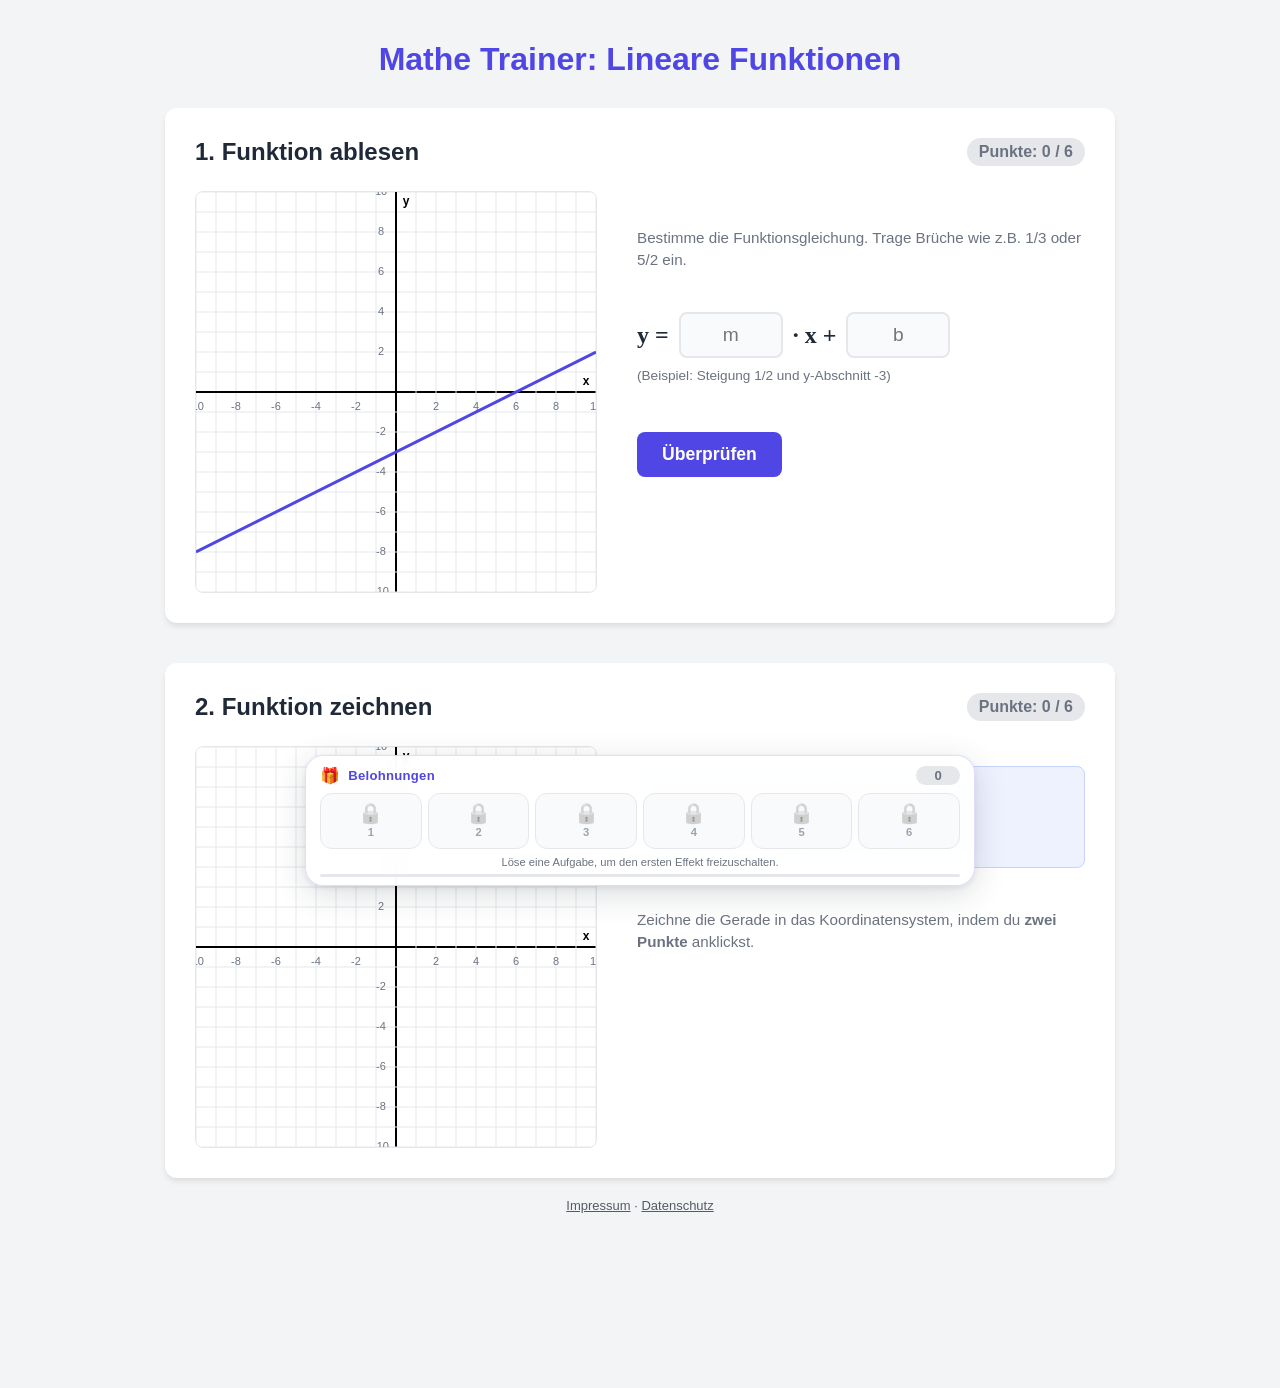
<file: index.html>
<!DOCTYPE html>
<html lang="de">
<head>
    <meta charset="UTF-8">
    <meta name="viewport" content="width=device-width, initial-scale=1.0">
    <title>Lineare Funktionen Trainer</title>
    <style>
        :root {
            --primary: #4F46E5;
            --primary-hover: #4338ca;
            --success: #10B981;
            --bg-color: #F3F4F6;
            --card-bg: #FFFFFF;
            --text-main: #1F2937;
            --text-muted: #6B7280;
            --border-radius: 12px;
        }

        body {
            font-family: 'Segoe UI', Roboto, Helvetica, Arial, sans-serif;
            background-color: var(--bg-color);
            color: var(--text-main);
            margin: 0;
            padding: 20px;
            display: flex;
            flex-direction: column;
            align-items: center;
            min-height: 100vh;
        }

        h1 { margin-bottom: 30px; font-weight: 700; color: var(--primary); }

        .container {
            width: 100%;
            max-width: 950px;
            display: flex;
            flex-direction: column;
            gap: 40px;
        }

        /* --- Cards --- */
        .card {
            background: var(--card-bg);
            border-radius: var(--border-radius);
            box-shadow: 0 4px 6px -1px rgba(0, 0, 0, 0.1);
            padding: 30px;
            position: relative;
            overflow: hidden;
            transition: border-color 0.3s;
        }

        .card.completed { border: 3px solid var(--success); }
        .card.completed::after {
            content: '✓ Abgeschlossen';
            position: absolute;
            top: 20px;
            right: 20px;
            background: var(--success);
            color: white;
            padding: 5px 15px;
            border-radius: 20px;
            font-weight: bold;
        }

        .card-header {
            display: flex;
            justify-content: space-between;
            align-items: center;
            margin-bottom: 25px;
        }
        .card-title { font-size: 1.5rem; font-weight: 600; }
        .progress-indicator {
            font-weight: bold; color: var(--text-muted);
            background: #E5E7EB; padding: 5px 12px; border-radius: 20px;
        }

        /* --- Layout --- */
        .exercise-area {
            display: flex;
            flex-wrap: wrap;
            gap: 40px;
            justify-content: center;
            align-items: flex-start;
        }

        .canvas-container {
            border: 1px solid #E5E7EB;
            border-radius: 8px;
            background: white;
            cursor: crosshair;
            box-shadow: inset 0 0 10px rgba(0,0,0,0.02);
        }
        canvas { display: block; border-radius: 8px; }

        .controls {
            flex: 1;
            min-width: 300px;
            display: flex;
            flex-direction: column;
            gap: 25px;
            justify-content: center;
            padding-top: 20px;
        }

        /* --- Equation Inputs --- */
        .equation-wrapper {
            display: flex;
            align-items: center;
            justify-content: flex-start;
            gap: 10px;
            font-size: 1.5rem;
            font-weight: bold;
            font-family: 'Times New Roman', Times, serif;
            flex-wrap: wrap;
        }

        .input-box {
            width: 80px;
            padding: 10px;
            font-size: 1.2rem;
            text-align: center;
            border: 2px solid #E5E7EB;
            border-radius: 8px;
            background: #F9FAFB;
        }
        .input-box:focus {
            outline: none; border-color: var(--primary); background: white;
        }

        .btn {
            background-color: var(--primary);
            color: white;
            padding: 12px 25px;
            border: none;
            border-radius: 8px;
            font-size: 1.1rem;
            font-weight: 600;
            cursor: pointer;
            transition: all 0.2s;
            margin-top: 10px;
            align-self: flex-start;
        }
        .btn:hover { background-color: var(--primary-hover); transform: translateY(-1px); }
        .btn:active { transform: scale(0.98); }

        .feedback-msg { min-height: 24px; font-size: 1rem; font-weight: 600; margin-top: 10px;}
        .feedback-success { color: var(--success); }
        .feedback-error { color: #EF4444; }

        /* --- Task 2 Text --- */
        .task-display {
            font-family: 'Times New Roman', Times, serif; /* Mathematischer Look */
            background: #EEF2FF;
            color: var(--primary);
            padding: 20px;
            border-radius: 8px;
            font-size: 1.8rem; /* Größer für Brüche */
            text-align: center;
            font-weight: bold;
            border: 1px solid #C7D2FE;
            min-height: 60px;
            display: flex;
            align-items: center;
            justify-content: center;
        }
        
        /* Hilfsklasse für schöne Brüche im Text (optional, hier einfach per String gelöst) */
        .fraction-span {
            display: inline-block;
            text-align: center;
            vertical-align: middle;
            font-size: 0.9em;
        }

        .instruction { font-size: 0.95rem; color: var(--text-muted); line-height: 1.5; }

        /* --- Fireworks --- */
        #fireworks-canvas {
            position: fixed; top: 0; left: 0; width: 100%; height: 100%;
            pointer-events: none; z-index: 9999;
        }
    </style>
    <!-- Belohnungs-Effekte -->
    <link rel="stylesheet" href="belohnungen.css">
</head>
<body>

    <canvas id="fireworks-canvas"></canvas>

    <h1>Mathe Trainer: Lineare Funktionen</h1>

    <div class="container">
        
        <!-- TEIL 1: ABLESEN -->
        <div class="card" id="card-1">
            <div class="card-header">
                <div class="card-title">1. Funktion ablesen</div>
                <div class="progress-indicator">Punkte: <span id="score-1">0</span> / 6</div>
            </div>
            
            <div class="exercise-area">
                <div class="canvas-container">
                    <canvas id="canvas-1" width="400" height="400"></canvas>
                </div>

                <div class="controls">
                    <p class="instruction">Bestimme die Funktionsgleichung. Trage Brüche wie z.B. 1/3 oder 5/2 ein.</p>
                    
                    <div class="equation-wrapper">
                        <span>y = </span>
                        <input type="text" class="input-box" id="input-m" placeholder="m">
                        <span>· x + </span>
                        <input type="text" class="input-box" id="input-b" placeholder="b">
                    </div>
                    <p style="font-size: 0.85rem; color:#6B7280; margin-top:-15px;">
                        (Beispiel: Steigung 1/2 und y-Abschnitt -3)
                    </p>

                    <button class="btn" onclick="checkExercise1()">Überprüfen</button>
                    <div id="feedback-1" class="feedback-msg"></div>
                </div>
            </div>
        </div>

        <!-- TEIL 2: ZEICHNEN -->
        <div class="card" id="card-2">
            <div class="card-header">
                <div class="card-title">2. Funktion zeichnen</div>
                <div class="progress-indicator">Punkte: <span id="score-2">0</span> / 6</div>
            </div>

            <div class="exercise-area">
                <div class="controls" style="order: 2;">
                    <div class="task-display" id="task-2-display">y = ...</div>
                    <p class="instruction">
                        Zeichne die Gerade in das Koordinatensystem, indem du <strong>zwei Punkte</strong> anklickst.
                    </p>
                    <div id="feedback-2" class="feedback-msg"></div>
                </div>

                <div class="canvas-container" style="order: 1;">
                    <canvas id="canvas-2" width="400" height="400"></canvas>
                </div>
            </div>
        </div>

    </div>

    <script>
        /* --- KONFIGURATION & STATE --- */
        const TARGET_SCORE = 6; // Geändert auf 6

        const state = {
            ex1: { currentM: 0, currentB: 0, score: 0, completed: false },
            ex2: { currentM: 0, currentB: 0, score: 0, points: [], completed: false }
        };

        const CANVAS_SIZE = 400;
        const RANGE = 10; 
        const GRID_SIZE = CANVAS_SIZE / (RANGE * 2); 

        /* --- HELFER FUNKTIONEN --- */
        
        // Findet den größten gemeinsamen Teiler (für Bruch-Vereinfachung)
        function gcd(a, b) {
            return b === 0 ? a : gcd(b, a % b);
        }

        function parseInput(str) {
            if(!str) return NaN;
            str = str.replace(',', '.').replace(/\s/g, '');
            if (str.includes('/')) {
                const parts = str.split('/');
                if (parts.length === 2) {
                    const num = parseFloat(parts[0]);
                    const den = parseFloat(parts[1]);
                    if (den !== 0) return num / den;
                }
            }
            return parseFloat(str);
        }

        function toPixel(x, y) {
            return {
                x: (x + RANGE) * GRID_SIZE,
                y: (RANGE - y) * GRID_SIZE
            };
        }

        function toMath(px, py) {
            return {
                x: (px / GRID_SIZE) - RANGE,
                y: RANGE - (py / GRID_SIZE)
            };
        }

        /* --- GENERATOR FUNKTION --- */
        // Erzeugt zufällige m und b Werte
        // m wird als Objekt { val: float, num: int, den: int } zurückgegeben
        function generateRandomFunctionParams() {
            // b: Ganzzahl zwischen -5 und 5
            const b = Math.floor(Math.random() * 11) - 5; 

            // m: Echter Bruchgenerator für Zufall
            let num, den;
            
            // Wir wollen keine Steigung 0, und wir wollen nicht nur Integer.
            // Zähler: -6 bis 6 (ohne 0)
            do {
                num = Math.floor(Math.random() * 13) - 6; 
            } while (num === 0);

            // Nenner: 1 bis 5 (für halbwegs "schöne" Brüche, aber zufällig)
            den = Math.floor(Math.random() * 5) + 1;

            // Bruch kürzen
            const common = gcd(Math.abs(num), den);
            num = num / common;
            den = den / common;

            // Prüfen, ob die Funktion "zeichenbar" ist (nicht zu steil und weit weg)
            // Teste bei x=4 und x=-4
            const mVal = num / den;
            if (Math.abs(mVal * 4 + b) > 12) {
                // Wenn es zu steil ist, Rekursion (neu würfeln)
                return generateRandomFunctionParams();
            }

            return {
                m: mVal,
                mNum: num,
                mDen: den,
                b: b
            };
        }

        /* --- ZEICHNEN --- */

        function drawGrid(ctx) {
            ctx.clearRect(0, 0, CANVAS_SIZE, CANVAS_SIZE);
            ctx.fillStyle = "white";
            ctx.fillRect(0,0, CANVAS_SIZE, CANVAS_SIZE);

            ctx.lineWidth = 1;
            ctx.textAlign = "center";
            ctx.textBaseline = "middle";
            ctx.font = "11px Arial";

            for (let i = 0; i <= 2 * RANGE; i++) {
                const pos = i * GRID_SIZE;
                const value = i - RANGE;

                // Vertikal
                if (value === 0) ctx.strokeStyle = "#000000"; 
                else ctx.strokeStyle = "#E5E7EB"; 
                ctx.lineWidth = value === 0 ? 2 : 1;

                ctx.beginPath(); ctx.moveTo(pos, 0); ctx.lineTo(pos, CANVAS_SIZE); ctx.stroke();

                if (value !== 0 && value % 2 === 0) {
                    ctx.fillStyle = "#6B7280";
                    ctx.fillText(value, pos, CANVAS_SIZE/2 + 15);
                }

                // Horizontal
                if (value === 0) ctx.strokeStyle = "#000000"; 
                else ctx.strokeStyle = "#E5E7EB";
                ctx.lineWidth = value === 0 ? 2 : 1;

                ctx.beginPath(); ctx.moveTo(0, pos); ctx.lineTo(CANVAS_SIZE, pos); ctx.stroke();

                let mathY = RANGE - i;
                if (mathY !== 0 && mathY % 2 === 0) {
                    ctx.fillStyle = "#6B7280";
                    ctx.fillText(mathY, CANVAS_SIZE/2 - 15, pos);
                }
            }

            ctx.fillStyle = "black";
            ctx.font = "bold 12px Arial";
            ctx.fillText("y", CANVAS_SIZE/2 + 10, 10);
            ctx.fillText("x", CANVAS_SIZE - 10, CANVAS_SIZE/2 - 10);
        }

        function drawLineGraph(ctx, m, b, color = "#4F46E5", thickness = 3) {
            ctx.strokeStyle = color;
            ctx.lineWidth = thickness;
            ctx.beginPath();
            
            let p1 = toPixel(-RANGE, m * (-RANGE) + b);
            let p2 = toPixel(RANGE, m * RANGE + b);

            ctx.moveTo(p1.x, p1.y);
            ctx.lineTo(p2.x, p2.y);
            ctx.stroke();
        }

        function drawPoint(ctx, x, y, color="#EF4444") {
            const p = toPixel(x, y);
            ctx.fillStyle = color;
            ctx.beginPath();
            ctx.arc(p.x, p.y, 5, 0, Math.PI * 2);
            ctx.fill();
            ctx.strokeStyle = "white"; ctx.lineWidth = 2; ctx.stroke();
        }

        /* --- AUFGABE 1 --- */

        function initExercise1() {
            if (state.ex1.completed) return;

            const ctx = document.getElementById('canvas-1').getContext('2d');
            drawGrid(ctx);

            const params = generateRandomFunctionParams();
            state.ex1.currentM = params.m;
            state.ex1.currentB = params.b;

            drawLineGraph(ctx, params.m, params.b);
            
            document.getElementById('input-m').value = '';
            document.getElementById('input-b').value = '';
            document.getElementById('feedback-1').textContent = '';
        }

        function checkExercise1() {
            if (state.ex1.completed) return;

            const inputM = parseInput(document.getElementById('input-m').value);
            const inputB = parseInput(document.getElementById('input-b').value);
            const feedback = document.getElementById('feedback-1');

            if (isNaN(inputM) || isNaN(inputB)) {
                feedback.className = "feedback-msg feedback-error";
                feedback.textContent = "Bitte Zahlen oder Brüche (z.B. 1/2) eingeben.";
                return;
            }

            const epsilon = 0.05;
            const mCorrect = Math.abs(inputM - state.ex1.currentM) < epsilon;
            const bCorrect = Math.abs(inputB - state.ex1.currentB) < epsilon;

            if (mCorrect && bCorrect) {
                state.ex1.score++;
                document.getElementById('score-1').textContent = state.ex1.score;
                feedback.className = "feedback-msg feedback-success";
                feedback.textContent = "Richtig!";
                if (window.Belohnung) Belohnung.gewonnen();
                
                if (state.ex1.score >= TARGET_SCORE) {
                    state.ex1.completed = true;
                    document.getElementById('card-1').classList.add('completed');
                    feedback.textContent = "Fertig! Weiter zu Aufgabe 2.";
                    document.getElementById('input-m').disabled = true;
                    document.getElementById('input-b').disabled = true;
                    checkVictory();
                } else {
                    setTimeout(() => initExercise1(), 1200);
                }
            } else {
                feedback.className = "feedback-msg feedback-error";
                feedback.textContent = "Leider falsch.";
            }
        }

        /* --- AUFGABE 2 --- */

        function initExercise2() {
            if (state.ex2.completed) return;

            const ctx = document.getElementById('canvas-2').getContext('2d');
            drawGrid(ctx);
            state.ex2.points = [];

            const params = generateRandomFunctionParams();
            state.ex2.currentM = params.m;
            state.ex2.currentB = params.b;

            // --- String Formatierung für Bruchdarstellung ---
            const mNum = params.mNum;
            const mDen = params.mDen;
            const b = params.b;

            let term = "";

            // Steigungsterm bauen
            let mStr = "";
            
            // Fallunterscheidung für saubere Anzeige
            if (mDen === 1) {
                // Ganze Zahl
                if (mNum === 1) mStr = "x";
                else if (mNum === -1) mStr = "-x";
                else mStr = `${mNum}x`;
            } else {
                // Bruch
                let sign = "";
                let absNum = Math.abs(mNum);
                if (mNum < 0) sign = "-";
                // Darstellung: - 5/2 x
                mStr = `${sign} ${absNum}/${mDen} x`;
            }

            // b hinzufügen
            if (b === 0) {
                term = mStr;
            } else if (b > 0) {
                term = `${mStr} + ${b}`;
            } else {
                term = `${mStr} - ${Math.abs(b)}`;
            }

            // Leerzeichen säubern (z.B. am Anfang)
            term = term.trim();
            if (term.startsWith("+")) term = term.substring(1).trim();

            document.getElementById('task-2-display').textContent = `y = ${term}`;
            document.getElementById('feedback-2').textContent = '';
        }

        const canvas2 = document.getElementById('canvas-2');
        
        canvas2.addEventListener('mousedown', function(e) {
            if (state.ex2.completed) return;
            if (state.ex2.points.length >= 2) return; 

            const rect = canvas2.getBoundingClientRect();
            const px = e.clientX - rect.left;
            const py = e.clientY - rect.top;
            let mathCoords = toMath(px, py);

            let snapX = Math.round(mathCoords.x * 2) / 2;
            let snapY = Math.round(mathCoords.y * 2) / 2;

            state.ex2.points.push({x: snapX, y: snapY});
            const ctx = canvas2.getContext('2d');
            drawPoint(ctx, snapX, snapY);

            if (state.ex2.points.length === 2) {
                evaluateExercise2();
            }
        });

        function evaluateExercise2() {
            const p1 = state.ex2.points[0];
            const p2 = state.ex2.points[1];
            const ctx = document.getElementById('canvas-2').getContext('2d');
            const feedback = document.getElementById('feedback-2');

            if (p2.x === p1.x) {
                feedback.className = "feedback-msg feedback-error";
                feedback.textContent = "Keine Funktion (senkrechte Linie).";
                setTimeout(() => initExercise2(), 1500);
                return;
            }

            let mUser = (p2.y - p1.y) / (p2.x - p1.x);
            let bUser = p1.y - mUser * p1.x;

            drawLineGraph(ctx, mUser, bUser, "#F59E0B"); 

            const epsilon = 0.05;
            const correct = Math.abs(mUser - state.ex2.currentM) < epsilon && Math.abs(bUser - state.ex2.currentB) < epsilon;

            if (correct) {
                drawLineGraph(ctx, mUser, bUser, "#10B981", 4);
                state.ex2.score++;
                document.getElementById('score-2').textContent = state.ex2.score;
                feedback.className = "feedback-msg feedback-success";
                feedback.textContent = "Hervorragend!";
                if (window.Belohnung) Belohnung.gewonnen();

                if (state.ex2.score >= TARGET_SCORE) {
                    state.ex2.completed = true;
                    document.getElementById('card-2').classList.add('completed');
                    feedback.textContent = "Alle Aufgaben gelöst!";
                    checkVictory();
                } else {
                    setTimeout(() => initExercise2(), 1200);
                }
            } else {
                feedback.className = "feedback-msg feedback-error";
                feedback.textContent = "Falsch. Hier ist die Lösung (Rot).";
                drawLineGraph(ctx, state.ex2.currentM, state.ex2.currentB, "#EF4444", 2);
                setTimeout(() => initExercise2(), 3000);
            }
        }

        /* --- FIREWORKS --- */
        function checkVictory() {
            if (state.ex1.completed && state.ex2.completed) {
                startFireworks();
            }
        }

        function startFireworks() {
            const canvas = document.getElementById('fireworks-canvas');
            const ctx = canvas.getContext('2d');
            canvas.width = window.innerWidth;
            canvas.height = window.innerHeight;
            
            let particles = [];
            function Particle(x, y, color) {
                this.x = x; this.y = y; this.color = color;
                const angle = Math.random() * Math.PI * 2;
                const speed = Math.random() * 6 + 2;
                this.vx = Math.cos(angle) * speed;
                this.vy = Math.sin(angle) * speed;
                this.alpha = 1; this.decay = Math.random() * 0.015 + 0.005;
                this.gravity = 0.05;
            }
            Particle.prototype.update = function() {
                this.x += this.vx; this.y += this.vy;
                this.vy += this.gravity; this.alpha -= this.decay;
            }
            Particle.prototype.draw = function() {
                ctx.save(); ctx.globalAlpha = this.alpha; ctx.fillStyle = this.color;
                ctx.beginPath(); ctx.arc(this.x, this.y, 3, 0, Math.PI * 2); ctx.fill(); ctx.restore();
            }
            function createFirework() {
                const x = Math.random() * canvas.width;
                const y = Math.random() * (canvas.height * 0.6);
                const colors = ['#FCD34D', '#EF4444', '#10B981', '#3B82F6', '#8B5CF6'];
                const color = colors[Math.floor(Math.random() * colors.length)];
                for (let i = 0; i < 60; i++) particles.push(new Particle(x, y, color));
            }
            function loop() {
                ctx.clearRect(0, 0, canvas.width, canvas.height);
                if (Math.random() < 0.03) createFirework();
                for (let i = particles.length - 1; i >= 0; i--) {
                    particles[i].update();
                    particles[i].draw();
                    if (particles[i].alpha <= 0) particles.splice(i, 1);
                }
                requestAnimationFrame(loop);
            }
            loop();
            const h1 = document.querySelector('h1');
            h1.innerHTML = "🎉 GLÜCKWUNSCH! 🎉";
            h1.style.color = "#10B981";
            h1.style.transform = "scale(1.1)";
            h1.style.transition = "0.5s";
        }

        /* --- INIT --- */
        window.onload = function() {
            initExercise1();
            initExercise2();
        };

        window.addEventListener('resize', () => {
            document.getElementById('fireworks-canvas').width = window.innerWidth;
            document.getElementById('fireworks-canvas').height = window.innerHeight;
        });

    </script>
<!-- Belohnungs-Effekte -->
<script src="html2canvas.min.js"></script>
<script src="belohnungen.js"></script>

<!-- rechtliches --><style>.erik-recht{font:13px/1.5 -apple-system,BlinkMacSystemFont,"Segoe UI",Roboto,sans-serif;text-align:center;padding:18px 12px 22px;opacity:.75}.erik-recht a{color:inherit}@media print{.erik-recht{display:none}}</style><footer class="erik-recht"><a href="https://dm-pkg.de/impressum.html">Impressum</a> · <a href="https://dm-pkg.de/datenschutz.html">Datenschutz</a></footer><!-- /rechtliches --></body>
</html>
</file>
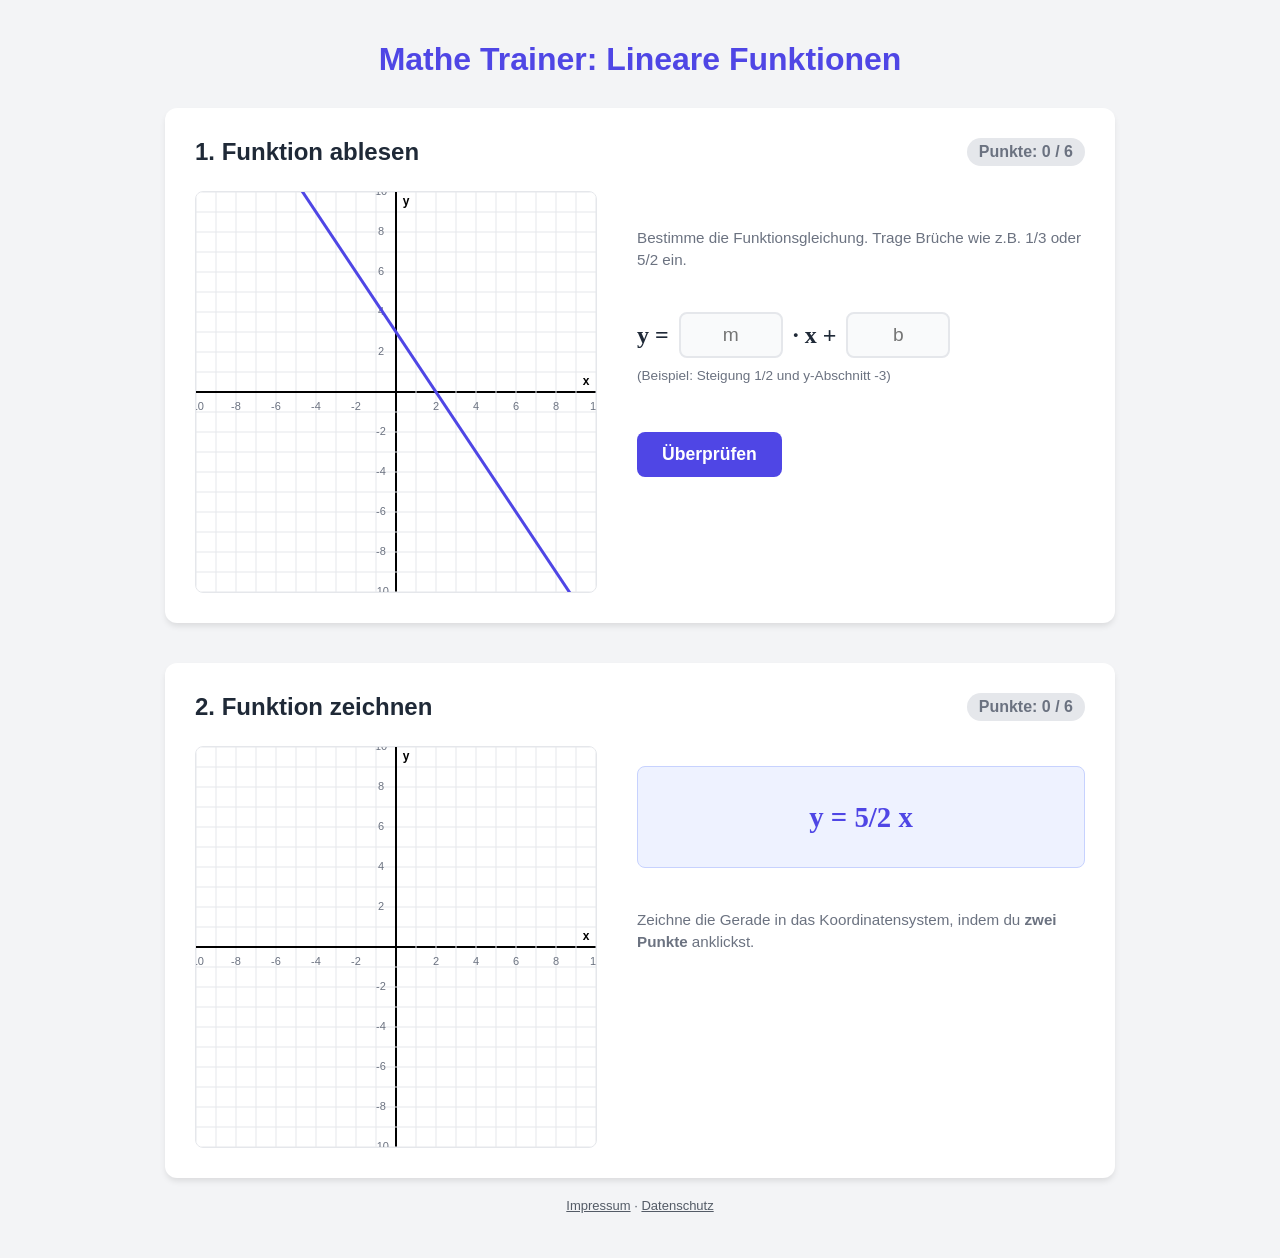
<file: original/index.html>
<!DOCTYPE html>
<html lang="de">
<head>
    <meta charset="UTF-8">
    <meta name="viewport" content="width=device-width, initial-scale=1.0">
    <title>Lineare Funktionen Trainer</title>
    <style>
        :root {
            --primary: #4F46E5;
            --primary-hover: #4338ca;
            --success: #10B981;
            --bg-color: #F3F4F6;
            --card-bg: #FFFFFF;
            --text-main: #1F2937;
            --text-muted: #6B7280;
            --border-radius: 12px;
        }

        body {
            font-family: 'Segoe UI', Roboto, Helvetica, Arial, sans-serif;
            background-color: var(--bg-color);
            color: var(--text-main);
            margin: 0;
            padding: 20px;
            display: flex;
            flex-direction: column;
            align-items: center;
            min-height: 100vh;
        }

        h1 { margin-bottom: 30px; font-weight: 700; color: var(--primary); }

        .container {
            width: 100%;
            max-width: 950px;
            display: flex;
            flex-direction: column;
            gap: 40px;
        }

        /* --- Cards --- */
        .card {
            background: var(--card-bg);
            border-radius: var(--border-radius);
            box-shadow: 0 4px 6px -1px rgba(0, 0, 0, 0.1);
            padding: 30px;
            position: relative;
            overflow: hidden;
            transition: border-color 0.3s;
        }

        .card.completed { border: 3px solid var(--success); }
        .card.completed::after {
            content: '✓ Abgeschlossen';
            position: absolute;
            top: 20px;
            right: 20px;
            background: var(--success);
            color: white;
            padding: 5px 15px;
            border-radius: 20px;
            font-weight: bold;
        }

        .card-header {
            display: flex;
            justify-content: space-between;
            align-items: center;
            margin-bottom: 25px;
        }
        .card-title { font-size: 1.5rem; font-weight: 600; }
        .progress-indicator {
            font-weight: bold; color: var(--text-muted);
            background: #E5E7EB; padding: 5px 12px; border-radius: 20px;
        }

        /* --- Layout --- */
        .exercise-area {
            display: flex;
            flex-wrap: wrap;
            gap: 40px;
            justify-content: center;
            align-items: flex-start;
        }

        .canvas-container {
            border: 1px solid #E5E7EB;
            border-radius: 8px;
            background: white;
            cursor: crosshair;
            box-shadow: inset 0 0 10px rgba(0,0,0,0.02);
        }
        canvas { display: block; border-radius: 8px; }

        .controls {
            flex: 1;
            min-width: 300px;
            display: flex;
            flex-direction: column;
            gap: 25px;
            justify-content: center;
            padding-top: 20px;
        }

        /* --- Equation Inputs --- */
        .equation-wrapper {
            display: flex;
            align-items: center;
            justify-content: flex-start;
            gap: 10px;
            font-size: 1.5rem;
            font-weight: bold;
            font-family: 'Times New Roman', Times, serif;
            flex-wrap: wrap;
        }

        .input-box {
            width: 80px;
            padding: 10px;
            font-size: 1.2rem;
            text-align: center;
            border: 2px solid #E5E7EB;
            border-radius: 8px;
            background: #F9FAFB;
        }
        .input-box:focus {
            outline: none; border-color: var(--primary); background: white;
        }

        .btn {
            background-color: var(--primary);
            color: white;
            padding: 12px 25px;
            border: none;
            border-radius: 8px;
            font-size: 1.1rem;
            font-weight: 600;
            cursor: pointer;
            transition: all 0.2s;
            margin-top: 10px;
            align-self: flex-start;
        }
        .btn:hover { background-color: var(--primary-hover); transform: translateY(-1px); }
        .btn:active { transform: scale(0.98); }

        .feedback-msg { min-height: 24px; font-size: 1rem; font-weight: 600; margin-top: 10px;}
        .feedback-success { color: var(--success); }
        .feedback-error { color: #EF4444; }

        /* --- Task 2 Text --- */
        .task-display {
            font-family: 'Times New Roman', Times, serif; /* Mathematischer Look */
            background: #EEF2FF;
            color: var(--primary);
            padding: 20px;
            border-radius: 8px;
            font-size: 1.8rem; /* Größer für Brüche */
            text-align: center;
            font-weight: bold;
            border: 1px solid #C7D2FE;
            min-height: 60px;
            display: flex;
            align-items: center;
            justify-content: center;
        }
        
        /* Hilfsklasse für schöne Brüche im Text (optional, hier einfach per String gelöst) */
        .fraction-span {
            display: inline-block;
            text-align: center;
            vertical-align: middle;
            font-size: 0.9em;
        }

        .instruction { font-size: 0.95rem; color: var(--text-muted); line-height: 1.5; }

        /* --- Fireworks --- */
        #fireworks-canvas {
            position: fixed; top: 0; left: 0; width: 100%; height: 100%;
            pointer-events: none; z-index: 9999;
        }
    </style>
</head>
<body>

    <canvas id="fireworks-canvas"></canvas>

    <h1>Mathe Trainer: Lineare Funktionen</h1>

    <div class="container">
        
        <!-- TEIL 1: ABLESEN -->
        <div class="card" id="card-1">
            <div class="card-header">
                <div class="card-title">1. Funktion ablesen</div>
                <div class="progress-indicator">Punkte: <span id="score-1">0</span> / 6</div>
            </div>
            
            <div class="exercise-area">
                <div class="canvas-container">
                    <canvas id="canvas-1" width="400" height="400"></canvas>
                </div>

                <div class="controls">
                    <p class="instruction">Bestimme die Funktionsgleichung. Trage Brüche wie z.B. 1/3 oder 5/2 ein.</p>
                    
                    <div class="equation-wrapper">
                        <span>y = </span>
                        <input type="text" class="input-box" id="input-m" placeholder="m">
                        <span>· x + </span>
                        <input type="text" class="input-box" id="input-b" placeholder="b">
                    </div>
                    <p style="font-size: 0.85rem; color:#6B7280; margin-top:-15px;">
                        (Beispiel: Steigung 1/2 und y-Abschnitt -3)
                    </p>

                    <button class="btn" onclick="checkExercise1()">Überprüfen</button>
                    <div id="feedback-1" class="feedback-msg"></div>
                </div>
            </div>
        </div>

        <!-- TEIL 2: ZEICHNEN -->
        <div class="card" id="card-2">
            <div class="card-header">
                <div class="card-title">2. Funktion zeichnen</div>
                <div class="progress-indicator">Punkte: <span id="score-2">0</span> / 6</div>
            </div>

            <div class="exercise-area">
                <div class="controls" style="order: 2;">
                    <div class="task-display" id="task-2-display">y = ...</div>
                    <p class="instruction">
                        Zeichne die Gerade in das Koordinatensystem, indem du <strong>zwei Punkte</strong> anklickst.
                    </p>
                    <div id="feedback-2" class="feedback-msg"></div>
                </div>

                <div class="canvas-container" style="order: 1;">
                    <canvas id="canvas-2" width="400" height="400"></canvas>
                </div>
            </div>
        </div>

    </div>

    <script>
        /* --- KONFIGURATION & STATE --- */
        const TARGET_SCORE = 6; // Geändert auf 6

        const state = {
            ex1: { currentM: 0, currentB: 0, score: 0, completed: false },
            ex2: { currentM: 0, currentB: 0, score: 0, points: [], completed: false }
        };

        const CANVAS_SIZE = 400;
        const RANGE = 10; 
        const GRID_SIZE = CANVAS_SIZE / (RANGE * 2); 

        /* --- HELFER FUNKTIONEN --- */
        
        // Findet den größten gemeinsamen Teiler (für Bruch-Vereinfachung)
        function gcd(a, b) {
            return b === 0 ? a : gcd(b, a % b);
        }

        function parseInput(str) {
            if(!str) return NaN;
            str = str.replace(',', '.').replace(/\s/g, '');
            if (str.includes('/')) {
                const parts = str.split('/');
                if (parts.length === 2) {
                    const num = parseFloat(parts[0]);
                    const den = parseFloat(parts[1]);
                    if (den !== 0) return num / den;
                }
            }
            return parseFloat(str);
        }

        function toPixel(x, y) {
            return {
                x: (x + RANGE) * GRID_SIZE,
                y: (RANGE - y) * GRID_SIZE
            };
        }

        function toMath(px, py) {
            return {
                x: (px / GRID_SIZE) - RANGE,
                y: RANGE - (py / GRID_SIZE)
            };
        }

        /* --- GENERATOR FUNKTION --- */
        // Erzeugt zufällige m und b Werte
        // m wird als Objekt { val: float, num: int, den: int } zurückgegeben
        function generateRandomFunctionParams() {
            // b: Ganzzahl zwischen -5 und 5
            const b = Math.floor(Math.random() * 11) - 5; 

            // m: Echter Bruchgenerator für Zufall
            let num, den;
            
            // Wir wollen keine Steigung 0, und wir wollen nicht nur Integer.
            // Zähler: -6 bis 6 (ohne 0)
            do {
                num = Math.floor(Math.random() * 13) - 6; 
            } while (num === 0);

            // Nenner: 1 bis 5 (für halbwegs "schöne" Brüche, aber zufällig)
            den = Math.floor(Math.random() * 5) + 1;

            // Bruch kürzen
            const common = gcd(Math.abs(num), den);
            num = num / common;
            den = den / common;

            // Prüfen, ob die Funktion "zeichenbar" ist (nicht zu steil und weit weg)
            // Teste bei x=4 und x=-4
            const mVal = num / den;
            if (Math.abs(mVal * 4 + b) > 12) {
                // Wenn es zu steil ist, Rekursion (neu würfeln)
                return generateRandomFunctionParams();
            }

            return {
                m: mVal,
                mNum: num,
                mDen: den,
                b: b
            };
        }

        /* --- ZEICHNEN --- */

        function drawGrid(ctx) {
            ctx.clearRect(0, 0, CANVAS_SIZE, CANVAS_SIZE);
            ctx.fillStyle = "white";
            ctx.fillRect(0,0, CANVAS_SIZE, CANVAS_SIZE);

            ctx.lineWidth = 1;
            ctx.textAlign = "center";
            ctx.textBaseline = "middle";
            ctx.font = "11px Arial";

            for (let i = 0; i <= 2 * RANGE; i++) {
                const pos = i * GRID_SIZE;
                const value = i - RANGE;

                // Vertikal
                if (value === 0) ctx.strokeStyle = "#000000"; 
                else ctx.strokeStyle = "#E5E7EB"; 
                ctx.lineWidth = value === 0 ? 2 : 1;

                ctx.beginPath(); ctx.moveTo(pos, 0); ctx.lineTo(pos, CANVAS_SIZE); ctx.stroke();

                if (value !== 0 && value % 2 === 0) {
                    ctx.fillStyle = "#6B7280";
                    ctx.fillText(value, pos, CANVAS_SIZE/2 + 15);
                }

                // Horizontal
                if (value === 0) ctx.strokeStyle = "#000000"; 
                else ctx.strokeStyle = "#E5E7EB";
                ctx.lineWidth = value === 0 ? 2 : 1;

                ctx.beginPath(); ctx.moveTo(0, pos); ctx.lineTo(CANVAS_SIZE, pos); ctx.stroke();

                let mathY = RANGE - i;
                if (mathY !== 0 && mathY % 2 === 0) {
                    ctx.fillStyle = "#6B7280";
                    ctx.fillText(mathY, CANVAS_SIZE/2 - 15, pos);
                }
            }

            ctx.fillStyle = "black";
            ctx.font = "bold 12px Arial";
            ctx.fillText("y", CANVAS_SIZE/2 + 10, 10);
            ctx.fillText("x", CANVAS_SIZE - 10, CANVAS_SIZE/2 - 10);
        }

        function drawLineGraph(ctx, m, b, color = "#4F46E5", thickness = 3) {
            ctx.strokeStyle = color;
            ctx.lineWidth = thickness;
            ctx.beginPath();
            
            let p1 = toPixel(-RANGE, m * (-RANGE) + b);
            let p2 = toPixel(RANGE, m * RANGE + b);

            ctx.moveTo(p1.x, p1.y);
            ctx.lineTo(p2.x, p2.y);
            ctx.stroke();
        }

        function drawPoint(ctx, x, y, color="#EF4444") {
            const p = toPixel(x, y);
            ctx.fillStyle = color;
            ctx.beginPath();
            ctx.arc(p.x, p.y, 5, 0, Math.PI * 2);
            ctx.fill();
            ctx.strokeStyle = "white"; ctx.lineWidth = 2; ctx.stroke();
        }

        /* --- AUFGABE 1 --- */

        function initExercise1() {
            if (state.ex1.completed) return;

            const ctx = document.getElementById('canvas-1').getContext('2d');
            drawGrid(ctx);

            const params = generateRandomFunctionParams();
            state.ex1.currentM = params.m;
            state.ex1.currentB = params.b;

            drawLineGraph(ctx, params.m, params.b);
            
            document.getElementById('input-m').value = '';
            document.getElementById('input-b').value = '';
            document.getElementById('feedback-1').textContent = '';
        }

        function checkExercise1() {
            if (state.ex1.completed) return;

            const inputM = parseInput(document.getElementById('input-m').value);
            const inputB = parseInput(document.getElementById('input-b').value);
            const feedback = document.getElementById('feedback-1');

            if (isNaN(inputM) || isNaN(inputB)) {
                feedback.className = "feedback-msg feedback-error";
                feedback.textContent = "Bitte Zahlen oder Brüche (z.B. 1/2) eingeben.";
                return;
            }

            const epsilon = 0.05;
            const mCorrect = Math.abs(inputM - state.ex1.currentM) < epsilon;
            const bCorrect = Math.abs(inputB - state.ex1.currentB) < epsilon;

            if (mCorrect && bCorrect) {
                state.ex1.score++;
                document.getElementById('score-1').textContent = state.ex1.score;
                feedback.className = "feedback-msg feedback-success";
                feedback.textContent = "Richtig!";
                
                if (state.ex1.score >= TARGET_SCORE) {
                    state.ex1.completed = true;
                    document.getElementById('card-1').classList.add('completed');
                    feedback.textContent = "Fertig! Weiter zu Aufgabe 2.";
                    document.getElementById('input-m').disabled = true;
                    document.getElementById('input-b').disabled = true;
                    checkVictory();
                } else {
                    setTimeout(() => initExercise1(), 1200);
                }
            } else {
                feedback.className = "feedback-msg feedback-error";
                feedback.textContent = "Leider falsch.";
            }
        }

        /* --- AUFGABE 2 --- */

        function initExercise2() {
            if (state.ex2.completed) return;

            const ctx = document.getElementById('canvas-2').getContext('2d');
            drawGrid(ctx);
            state.ex2.points = [];

            const params = generateRandomFunctionParams();
            state.ex2.currentM = params.m;
            state.ex2.currentB = params.b;

            // --- String Formatierung für Bruchdarstellung ---
            const mNum = params.mNum;
            const mDen = params.mDen;
            const b = params.b;

            let term = "";

            // Steigungsterm bauen
            let mStr = "";
            
            // Fallunterscheidung für saubere Anzeige
            if (mDen === 1) {
                // Ganze Zahl
                if (mNum === 1) mStr = "x";
                else if (mNum === -1) mStr = "-x";
                else mStr = `${mNum}x`;
            } else {
                // Bruch
                let sign = "";
                let absNum = Math.abs(mNum);
                if (mNum < 0) sign = "-";
                // Darstellung: - 5/2 x
                mStr = `${sign} ${absNum}/${mDen} x`;
            }

            // b hinzufügen
            if (b === 0) {
                term = mStr;
            } else if (b > 0) {
                term = `${mStr} + ${b}`;
            } else {
                term = `${mStr} - ${Math.abs(b)}`;
            }

            // Leerzeichen säubern (z.B. am Anfang)
            term = term.trim();
            if (term.startsWith("+")) term = term.substring(1).trim();

            document.getElementById('task-2-display').textContent = `y = ${term}`;
            document.getElementById('feedback-2').textContent = '';
        }

        const canvas2 = document.getElementById('canvas-2');
        
        canvas2.addEventListener('mousedown', function(e) {
            if (state.ex2.completed) return;
            if (state.ex2.points.length >= 2) return; 

            const rect = canvas2.getBoundingClientRect();
            const px = e.clientX - rect.left;
            const py = e.clientY - rect.top;
            let mathCoords = toMath(px, py);

            let snapX = Math.round(mathCoords.x * 2) / 2;
            let snapY = Math.round(mathCoords.y * 2) / 2;

            state.ex2.points.push({x: snapX, y: snapY});
            const ctx = canvas2.getContext('2d');
            drawPoint(ctx, snapX, snapY);

            if (state.ex2.points.length === 2) {
                evaluateExercise2();
            }
        });

        function evaluateExercise2() {
            const p1 = state.ex2.points[0];
            const p2 = state.ex2.points[1];
            const ctx = document.getElementById('canvas-2').getContext('2d');
            const feedback = document.getElementById('feedback-2');

            if (p2.x === p1.x) {
                feedback.className = "feedback-msg feedback-error";
                feedback.textContent = "Keine Funktion (senkrechte Linie).";
                setTimeout(() => initExercise2(), 1500);
                return;
            }

            let mUser = (p2.y - p1.y) / (p2.x - p1.x);
            let bUser = p1.y - mUser * p1.x;

            drawLineGraph(ctx, mUser, bUser, "#F59E0B"); 

            const epsilon = 0.05;
            const correct = Math.abs(mUser - state.ex2.currentM) < epsilon && Math.abs(bUser - state.ex2.currentB) < epsilon;

            if (correct) {
                drawLineGraph(ctx, mUser, bUser, "#10B981", 4);
                state.ex2.score++;
                document.getElementById('score-2').textContent = state.ex2.score;
                feedback.className = "feedback-msg feedback-success";
                feedback.textContent = "Hervorragend!";

                if (state.ex2.score >= TARGET_SCORE) {
                    state.ex2.completed = true;
                    document.getElementById('card-2').classList.add('completed');
                    feedback.textContent = "Alle Aufgaben gelöst!";
                    checkVictory();
                } else {
                    setTimeout(() => initExercise2(), 1200);
                }
            } else {
                feedback.className = "feedback-msg feedback-error";
                feedback.textContent = "Falsch. Hier ist die Lösung (Rot).";
                drawLineGraph(ctx, state.ex2.currentM, state.ex2.currentB, "#EF4444", 2);
                setTimeout(() => initExercise2(), 3000);
            }
        }

        /* --- FIREWORKS --- */
        function checkVictory() {
            if (state.ex1.completed && state.ex2.completed) {
                startFireworks();
            }
        }

        function startFireworks() {
            const canvas = document.getElementById('fireworks-canvas');
            const ctx = canvas.getContext('2d');
            canvas.width = window.innerWidth;
            canvas.height = window.innerHeight;
            
            let particles = [];
            function Particle(x, y, color) {
                this.x = x; this.y = y; this.color = color;
                const angle = Math.random() * Math.PI * 2;
                const speed = Math.random() * 6 + 2;
                this.vx = Math.cos(angle) * speed;
                this.vy = Math.sin(angle) * speed;
                this.alpha = 1; this.decay = Math.random() * 0.015 + 0.005;
                this.gravity = 0.05;
            }
            Particle.prototype.update = function() {
                this.x += this.vx; this.y += this.vy;
                this.vy += this.gravity; this.alpha -= this.decay;
            }
            Particle.prototype.draw = function() {
                ctx.save(); ctx.globalAlpha = this.alpha; ctx.fillStyle = this.color;
                ctx.beginPath(); ctx.arc(this.x, this.y, 3, 0, Math.PI * 2); ctx.fill(); ctx.restore();
            }
            function createFirework() {
                const x = Math.random() * canvas.width;
                const y = Math.random() * (canvas.height * 0.6);
                const colors = ['#FCD34D', '#EF4444', '#10B981', '#3B82F6', '#8B5CF6'];
                const color = colors[Math.floor(Math.random() * colors.length)];
                for (let i = 0; i < 60; i++) particles.push(new Particle(x, y, color));
            }
            function loop() {
                ctx.clearRect(0, 0, canvas.width, canvas.height);
                if (Math.random() < 0.03) createFirework();
                for (let i = particles.length - 1; i >= 0; i--) {
                    particles[i].update();
                    particles[i].draw();
                    if (particles[i].alpha <= 0) particles.splice(i, 1);
                }
                requestAnimationFrame(loop);
            }
            loop();
            const h1 = document.querySelector('h1');
            h1.innerHTML = "🎉 GLÜCKWUNSCH! 🎉";
            h1.style.color = "#10B981";
            h1.style.transform = "scale(1.1)";
            h1.style.transition = "0.5s";
        }

        /* --- INIT --- */
        window.onload = function() {
            initExercise1();
            initExercise2();
        };

        window.addEventListener('resize', () => {
            document.getElementById('fireworks-canvas').width = window.innerWidth;
            document.getElementById('fireworks-canvas').height = window.innerHeight;
        });

    </script>
<!-- rechtliches --><style>.erik-recht{font:13px/1.5 -apple-system,BlinkMacSystemFont,"Segoe UI",Roboto,sans-serif;text-align:center;padding:18px 12px 22px;opacity:.75}.erik-recht a{color:inherit}@media print{.erik-recht{display:none}}</style><footer class="erik-recht"><a href="https://dm-pkg.de/impressum.html">Impressum</a> · <a href="https://dm-pkg.de/datenschutz.html">Datenschutz</a></footer><!-- /rechtliches --></body>
</html>
</file>
<file: belohnungen.css>
/* ============================================================
   Belohnungs-Effekte – Aussehen
   Eigener Namensraum "bel-", damit die Seite unberührt bleibt.
   ============================================================ */

/* Platz schaffen, damit die Leiste keinen Inhalt verdeckt */
body{ padding-bottom:150px; }
@media (max-width:560px){ body{ padding-bottom:130px; } }

#bel-leiste{
  position:fixed; left:50%; bottom:14px; transform:translateX(-50%);
  z-index:99998;
  background:rgba(255,255,255,.93);
  backdrop-filter:blur(12px) saturate(1.3);
  -webkit-backdrop-filter:blur(12px) saturate(1.3);
  border:1px solid rgba(79,70,229,.18);
  border-radius:18px;
  box-shadow:0 8px 32px rgba(31,41,55,.16), 0 2px 6px rgba(31,41,55,.08);
  padding:10px 14px 8px;
  font-family:'Segoe UI',Roboto,Helvetica,Arial,sans-serif;
  width:min(640px, calc(100vw - 16px));
  transition:transform .3s cubic-bezier(.2,.9,.3,1.3), box-shadow .3s;
}
#bel-leiste.wink{ transform:translateX(-50%) translateY(-8px) scale(1.03); }
#bel-leiste.arbeitet{ opacity:.6; }

.bel-kopf{
  display:flex; align-items:center; gap:8px;
  font-size:.82rem; font-weight:700; color:#4F46E5;
  letter-spacing:.02em; margin-bottom:8px;
}
.bel-stern{ font-size:1rem; }
.bel-text{ flex:1; }
.bel-marken{
  font-variant-numeric:tabular-nums; font-weight:800;
  background:#E5E7EB; color:#6B7280;
  min-width:1.6rem; text-align:center;
  padding:2px 9px; border-radius:999px; font-size:.82rem;
  transition:background .25s, color .25s, transform .25s;
}
.bel-marken.hat{ background:#10B981; color:#fff; transform:scale(1.08); }

.bel-knoepfe{ display:flex; gap:6px; flex-wrap:wrap; justify-content:center; }

.bel-knopf{
  flex:1 1 0; min-width:0;
  display:flex; flex-direction:column; align-items:center; gap:2px;
  padding:8px 6px 7px;
  border:1px solid #E5E7EB; border-radius:12px;
  background:#F9FAFB; color:#9CA3AF;
  font-family:inherit; font-size:.7rem; font-weight:600;
  cursor:not-allowed; min-height:56px;
  transition:transform .15s, background .2s, border-color .2s, box-shadow .2s;
}
.bel-knopf .bel-symbol{ font-size:1.25rem; line-height:1.1; filter:grayscale(1); opacity:.5; }
.bel-knopf.offen{ color:#1F2937; border-color:#C7D2FE; background:#fff; }
.bel-knopf.offen .bel-symbol{ filter:none; opacity:1; }
.bel-knopf.offen:not([disabled]){ cursor:pointer; }
.bel-knopf.offen:not([disabled]):hover{
  background:#EEF2FF; border-color:#4F46E5; transform:translateY(-3px);
  box-shadow:0 6px 16px rgba(79,70,229,.2);
}
.bel-knopf.offen:not([disabled]):active{ transform:translateY(-1px) scale(.97); }
.bel-knopf:focus-visible{ outline:3px solid #F59E0B; outline-offset:2px; }
.bel-knopf[disabled].offen{ opacity:.55; }

@keyframes bel-pulsiert{
  0%,100%{ transform:scale(1); box-shadow:0 0 0 0 rgba(16,185,129,.55); }
  50%    { transform:scale(1.09); box-shadow:0 0 0 12px rgba(16,185,129,0); }
}
.bel-knopf.pulsiert{ animation:bel-pulsiert .9s ease-in-out 2; border-color:#10B981; }

.bel-fuss{
  margin-top:7px; text-align:center; font-size:.7rem; color:#6B7280;
  min-height:1.1em;
}
.bel-balken{
  height:3px; margin-top:6px; border-radius:2px;
  background:#E5E7EB; overflow:hidden;
}
.bel-balken i{
  display:block; height:100%; border-radius:2px;
  background:linear-gradient(90deg,#4F46E5,#10B981);
  transform:scaleX(0); transform-origin:0 50%;
}

/* ---------- Meldung beim Freischalten ---------- */
.bel-meldung{
  position:fixed; left:50%; top:22px; transform:translate(-50%,-18px);
  z-index:99999; max-width:min(420px, calc(100vw - 24px));
  background:#1F2937; color:#fff;
  padding:12px 18px; border-radius:14px;
  font-family:'Segoe UI',Roboto,Helvetica,Arial,sans-serif;
  font-size:.88rem; line-height:1.45; text-align:center;
  box-shadow:0 10px 34px rgba(0,0,0,.3);
  opacity:0; transition:opacity .35s, transform .35s cubic-bezier(.2,.9,.3,1.3);
  pointer-events:none;
}
.bel-meldung.da{ opacity:1; transform:translate(-50%,0); }
.bel-meldung.neu{ background:linear-gradient(135deg,#4F46E5,#10B981); }
.bel-meldung.fehler{ background:#B91C1C; }
.bel-meldung b{ font-size:1rem; }

/* ---------- Bühne ---------- */
#bel-schicht{
  position:fixed; inset:0; z-index:99995;
  touch-action:none; opacity:1; transition:opacity .3s;
}
#bel-schicht.weg{ opacity:0; }
#bel-leinwand{ position:absolute; left:0; top:0; display:block; }

/* Während eines Leinwand-Effekts bleibt vom echten Seiteninhalt nichts
   stehen – nur Bühne und Leiste. */
body.bel-versteckt > *:not(#bel-schicht):not(#bel-leiste):not(.bel-meldung){
  visibility:hidden !important;
}

#bel-stopp{
  position:absolute; right:14px; top:14px; z-index:2;
  padding:8px 16px; border:0; border-radius:999px;
  background:rgba(31,41,55,.82); color:#fff;
  font-family:'Segoe UI',Roboto,Helvetica,Arial,sans-serif;
  font-size:.82rem; font-weight:700; cursor:pointer;
  box-shadow:0 4px 14px rgba(0,0,0,.25);
}
#bel-stopp:hover{ background:#1F2937; }
#bel-stopp:focus-visible{ outline:3px solid #F59E0B; outline-offset:2px; }

#bel-uhr{
  position:absolute; left:14px; top:14px; z-index:2;
  width:44px; height:44px; pointer-events:none;
}
#bel-uhr svg{ width:44px; height:44px; transform:rotate(-90deg); }
#bel-uhr circle{ fill:rgba(31,41,55,.55); stroke:rgba(255,255,255,.3); stroke-width:3; }
#bel-uhr #bel-uhr-ring{ fill:none; stroke:#10B981; stroke-width:3; stroke-linecap:round; }
#bel-uhr span{
  position:absolute; inset:0; display:grid; place-items:center;
  color:#fff; font-family:'Segoe UI',Roboto,sans-serif;
  font-size:.95rem; font-weight:800;
}

@media (max-width:560px){
  /* Platz schaffen, damit die Leiste keinen Inhalt verdeckt */
body{ padding-bottom:150px; }
@media (max-width:560px){ body{ padding-bottom:130px; } }

#bel-leiste{ bottom:6px; padding:8px 10px 6px; border-radius:14px; }
  .bel-knopf{ flex:1 1 0; min-width:0; font-size:.6rem; padding:6px 3px; min-height:50px; }
  .bel-knopf .bel-name{ display:none; }
  .bel-knopf .bel-symbol{ font-size:1.35rem; }
  .bel-fuss{ font-size:.66rem; }
}

@media print{ #bel-leiste,#bel-schicht,.bel-meldung{ display:none !important; } }

/* Während der Schwerkraft verschwinden die Kartenflächen, damit die
   herausfallenden Teile frei im Raum purzeln. */
.card.bel-leer{
  background:transparent !important;
  box-shadow:none !important;
  border-color:transparent !important;
}
.card.bel-leer::after{ display:none !important; }
</file>
